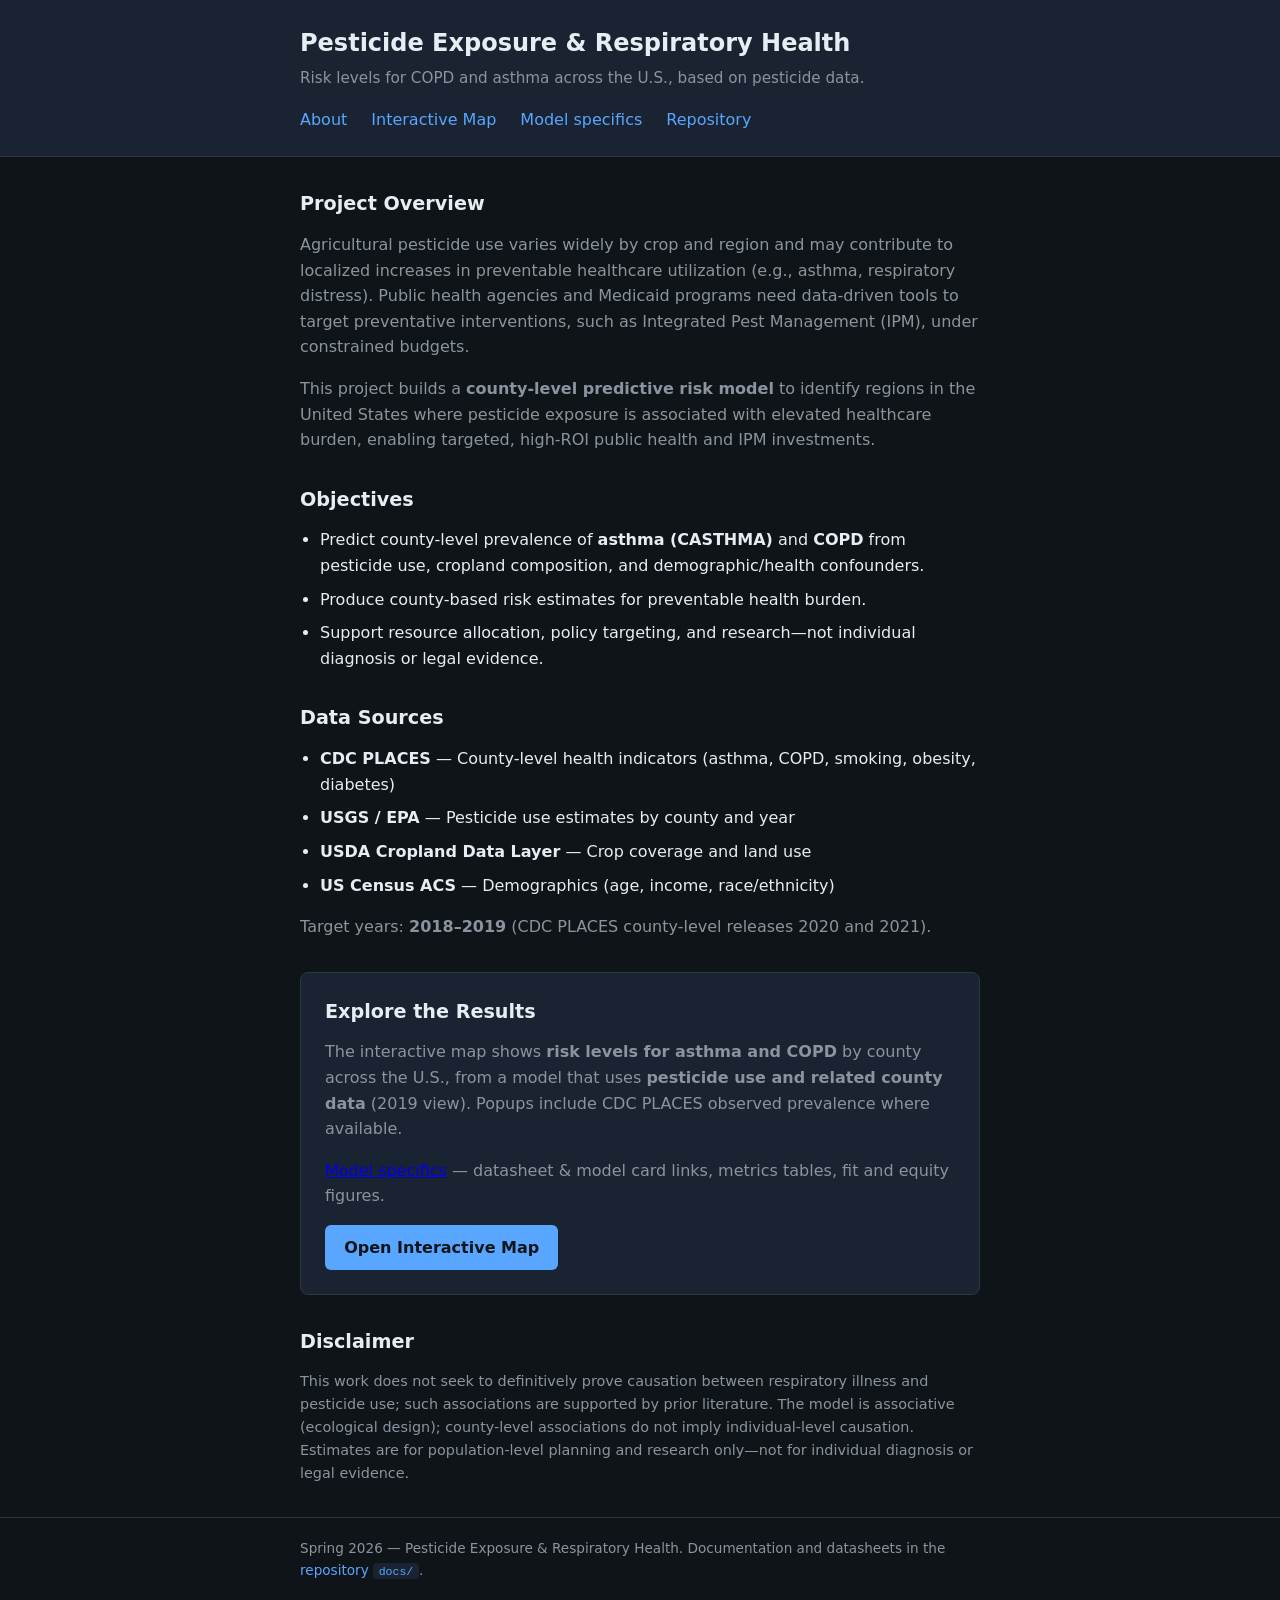
<file: web/index.html>
<!DOCTYPE html>
<html lang="en">
<head>
  <meta charset="UTF-8" />
  <meta name="viewport" content="width=device-width, initial-scale=1" />
  <title>Pesticide Exposure &amp; Respiratory Health — County Risk</title>
  <link rel="stylesheet" href="styles.css" />
</head>
<body>
  <header class="site-header">
    <div class="container">
      <h1>Pesticide Exposure &amp; Respiratory Health</h1>
      <p class="tagline">Risk levels for COPD and asthma across the U.S., based on pesticide data.</p>
      <nav class="main-nav">
        <a href="index.html" aria-current="page">About</a>
        <a href="map.html">Interactive Map</a>
        <a href="model-specifics.html">Model specifics</a>
        <a href="https://github.com/Erdos-Projects/spring-2026-pesticide-exposure" target="_blank" rel="noopener">Repository</a>
      </nav>
    </div>
  </header>

  <main class="container">
    <section class="intro">
      <h2>Project Overview</h2>
      <p>
        Agricultural pesticide use varies widely by crop and region and may contribute to localized increases in preventable healthcare utilization (e.g., asthma, respiratory distress). Public health agencies and Medicaid programs need data-driven tools to target preventative interventions, such as Integrated Pest Management (IPM), under constrained budgets.
      </p>
      <p>
        This project builds a <strong>county-level predictive risk model</strong> to identify regions in the United States where pesticide exposure is associated with elevated healthcare burden, enabling targeted, high-ROI public health and IPM investments.
      </p>
    </section>

    <section class="objectives">
      <h2>Objectives</h2>
      <ul>
        <li>Predict county-level prevalence of <strong>asthma (CASTHMA)</strong> and <strong>COPD</strong> from pesticide use, cropland composition, and demographic/health confounders.</li>
        <li>Produce county-based risk estimates for preventable health burden.</li>
        <li>Support resource allocation, policy targeting, and research—not individual diagnosis or legal evidence.</li>
      </ul>
    </section>

    <section class="data-sources">
      <h2>Data Sources</h2>
      <ul>
        <li><strong>CDC PLACES</strong> — County-level health indicators (asthma, COPD, smoking, obesity, diabetes)</li>
        <li><strong>USGS / EPA</strong> — Pesticide use estimates by county and year</li>
        <li><strong>USDA Cropland Data Layer</strong> — Crop coverage and land use</li>
        <li><strong>US Census ACS</strong> — Demographics (age, income, race/ethnicity)</li>
      </ul>
      <p>Target years: <strong>2018–2019</strong> (CDC PLACES county-level releases 2020 and 2021).</p>
    </section>

    <section class="cta">
      <h2>Explore the Results</h2>
      <p>The interactive map shows <strong>risk levels for asthma and COPD</strong> by county across the U.S., from a model that uses <strong>pesticide use and related county data</strong> (2019 view). Popups include CDC PLACES observed prevalence where available.</p>
      <p><a href="model-specifics.html">Model specifics</a> — datasheet &amp; model card links, metrics tables, fit and equity figures.</p>
      <a href="map.html" class="button">Open Interactive Map</a>
    </section>

    <section class="disclaimer">
      <h2>Disclaimer</h2>
      <p>
        This work does not seek to definitively prove causation between respiratory illness and pesticide use; such associations are supported by prior literature. The model is associative (ecological design); county-level associations do not imply individual-level causation. Estimates are for population-level planning and research only—not for individual diagnosis or legal evidence.
      </p>
    </section>
  </main>

  <footer class="site-footer">
    <div class="container">
      <p>Spring 2026 — Pesticide Exposure &amp; Respiratory Health. Documentation and datasheets in the <a href="https://github.com/Erdos-Projects/spring-2026-pesticide-exposure/tree/main/docs" target="_blank" rel="noopener">repository <code>docs/</code></a>.</p>
    </div>
  </footer>
</body>
</html>
</file>
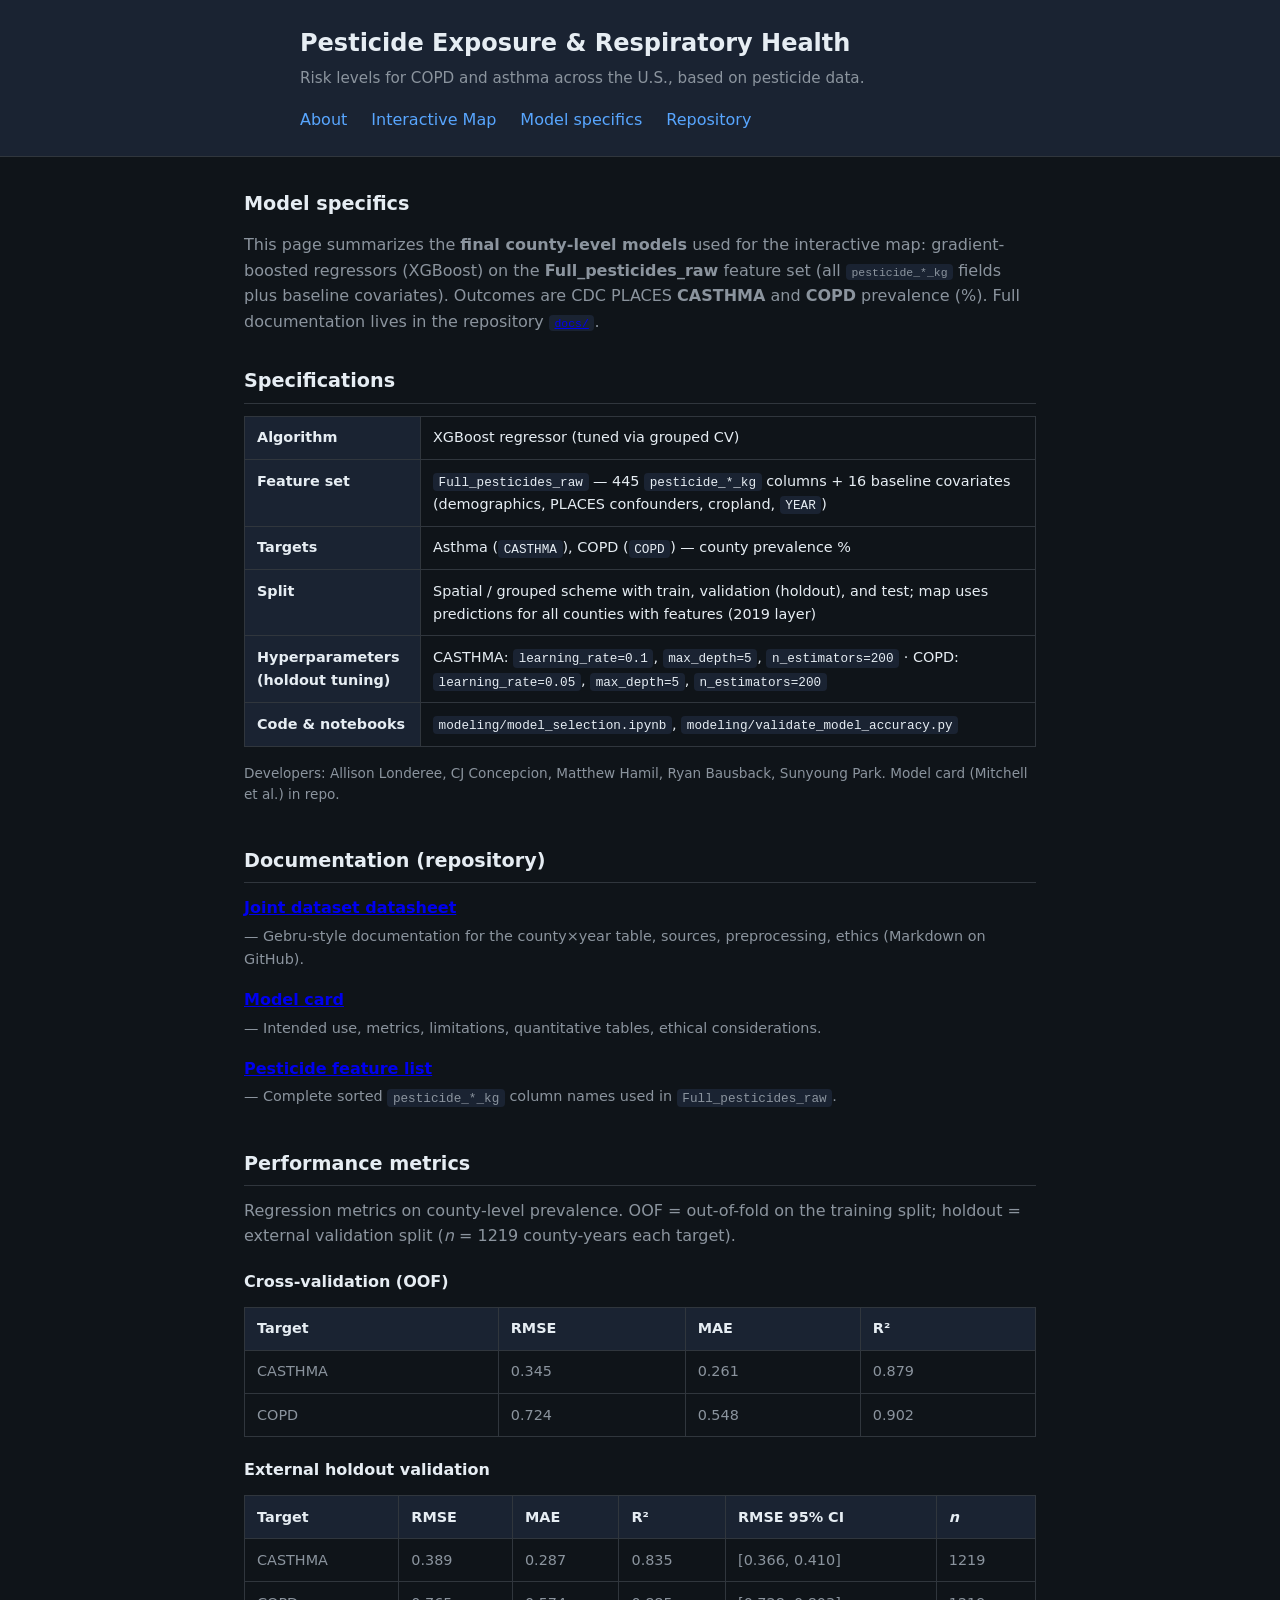
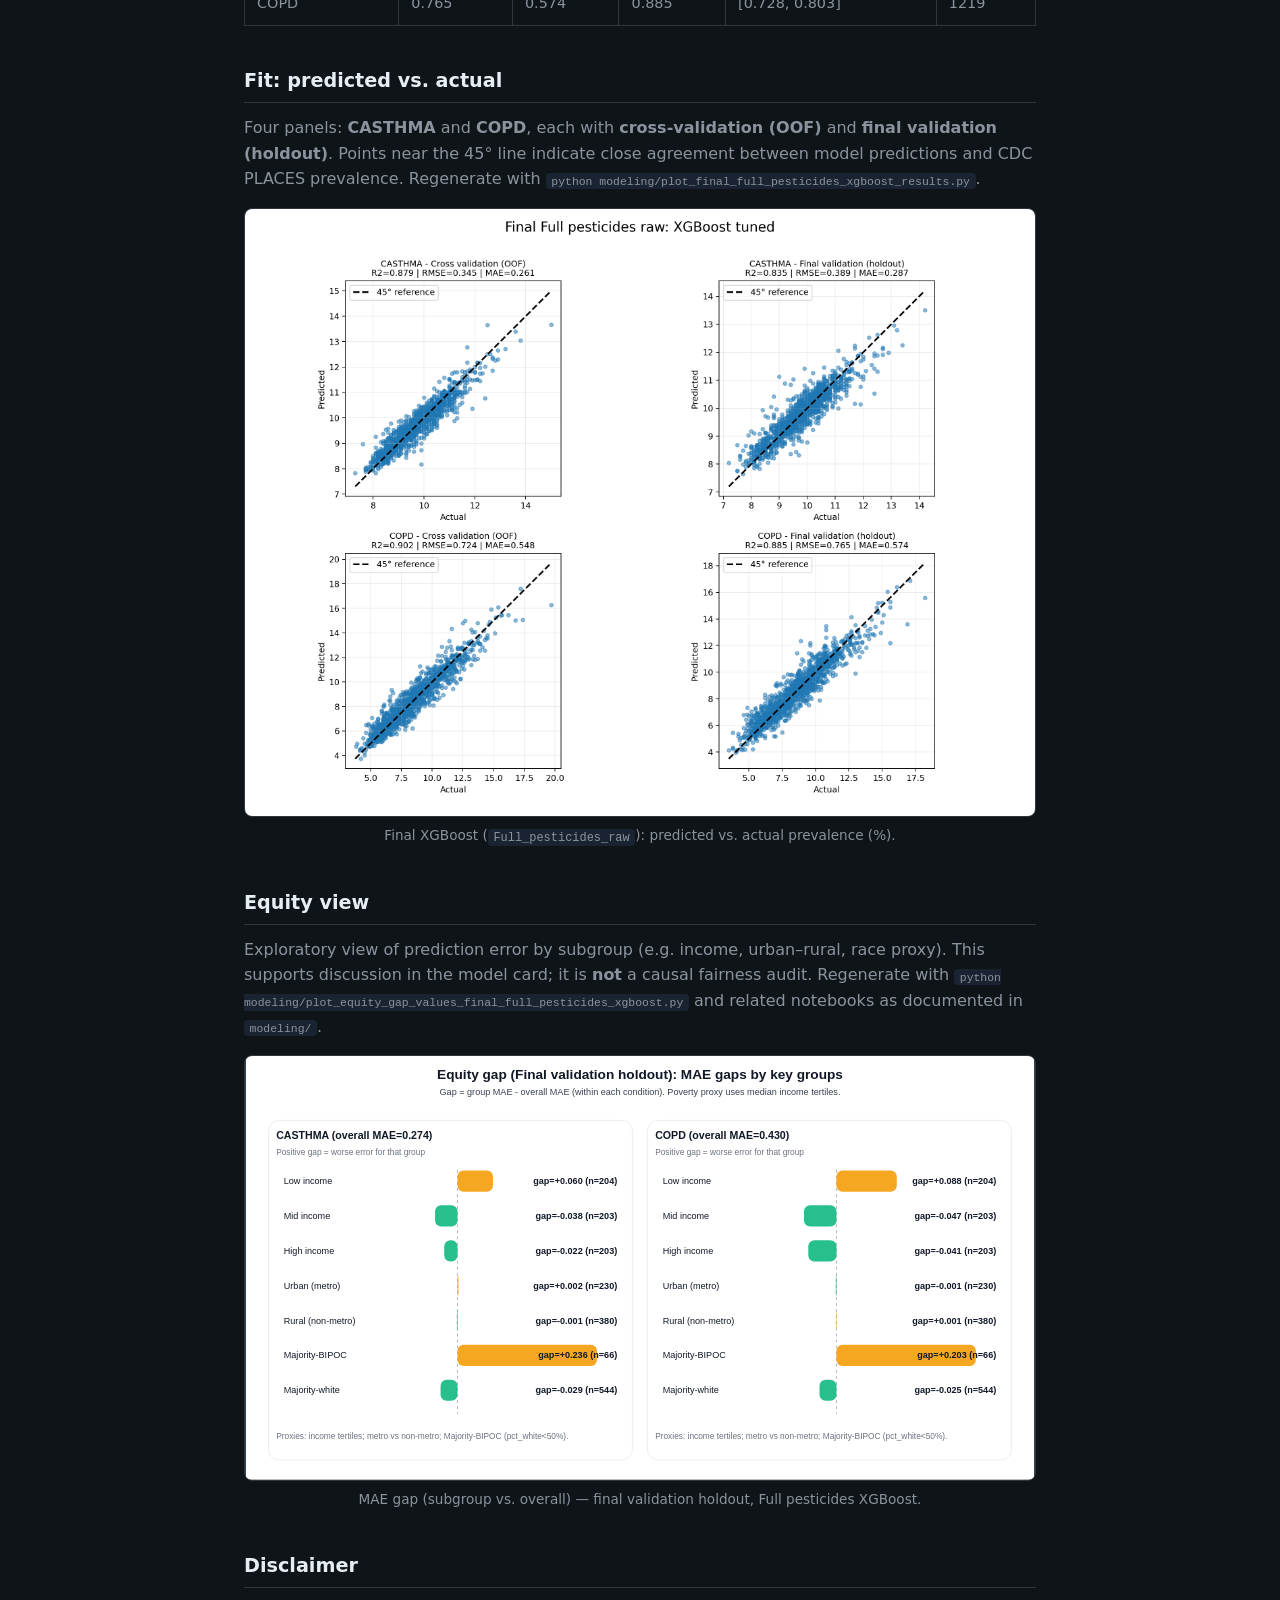
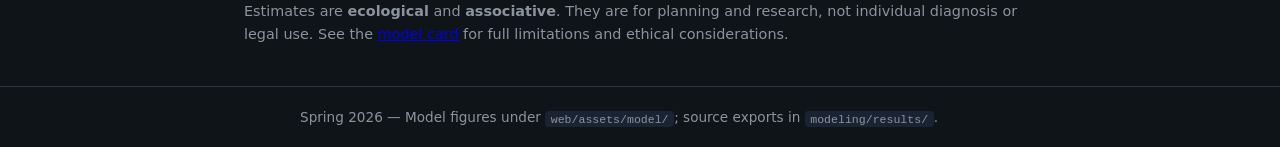
<file: web/model-specifics 2.html>
<!DOCTYPE html>
<html lang="en">
<head>
  <meta charset="UTF-8" />
  <meta name="viewport" content="width=device-width, initial-scale=1" />
  <title>Model specifics — Pesticide Exposure &amp; Respiratory Health</title>
  <link rel="stylesheet" href="styles.css" />
</head>
<body>
  <header class="site-header">
    <div class="container">
      <h1>Pesticide Exposure &amp; Respiratory Health</h1>
      <p class="tagline">Risk levels for COPD and asthma across the U.S., based on pesticide data.</p>
      <nav class="main-nav">
        <a href="index.html">About</a>
        <a href="map.html">Interactive Map</a>
        <a href="model-specifics.html" aria-current="page">Model specifics</a>
        <a href="https://github.com/Erdos-Projects/spring-2026-pesticide-exposure" target="_blank" rel="noopener">Repository</a>
      </nav>
    </div>
  </header>

  <main class="container model-specifics-page">
    <section class="intro">
      <h2>Model specifics</h2>
      <p>
        This page summarizes the <strong>final county-level models</strong> used for the interactive map: gradient-boosted regressors (XGBoost) on the
        <strong>Full_pesticides_raw</strong> feature set (all <code>pesticide_*_kg</code> fields plus baseline covariates). Outcomes are CDC PLACES
        <strong>CASTHMA</strong> and <strong>COPD</strong> prevalence (%). Full documentation lives in the repository
        <a href="https://github.com/Erdos-Projects/spring-2026-pesticide-exposure/tree/main/docs" target="_blank" rel="noopener"><code>docs/</code></a>.
      </p>
    </section>

    <section id="specifications" class="model-section">
      <h2>Specifications</h2>
      <table class="spec-table">
        <tbody>
          <tr><th scope="row">Algorithm</th><td>XGBoost regressor (tuned via grouped CV)</td></tr>
          <tr><th scope="row">Feature set</th><td><code>Full_pesticides_raw</code> — 445 <code>pesticide_*_kg</code> columns + 16 baseline covariates (demographics, PLACES confounders, cropland, <code>YEAR</code>)</td></tr>
          <tr><th scope="row">Targets</th><td>Asthma (<code>CASTHMA</code>), COPD (<code>COPD</code>) — county prevalence %</td></tr>
          <tr><th scope="row">Split</th><td>Spatial / grouped scheme with train, validation (holdout), and test; map uses predictions for all counties with features (2019 layer)</td></tr>
          <tr><th scope="row">Hyperparameters (holdout tuning)</th><td>CASTHMA: <code>learning_rate=0.1</code>, <code>max_depth=5</code>, <code>n_estimators=200</code> · COPD: <code>learning_rate=0.05</code>, <code>max_depth=5</code>, <code>n_estimators=200</code></td></tr>
          <tr><th scope="row">Code &amp; notebooks</th><td><code>modeling/model_selection.ipynb</code>, <code>modeling/validate_model_accuracy.py</code></td></tr>
        </tbody>
      </table>
      <p class="muted-note">
        Developers: Allison Londeree, CJ Concepcion, Matthew Hamil, Ryan Bausback, Sunyoung Park. Model card (Mitchell et al.) in repo.
      </p>
    </section>

    <section id="documentation" class="model-section">
      <h2>Documentation (repository)</h2>
      <ul class="doc-links">
        <li>
          <a href="https://github.com/Erdos-Projects/spring-2026-pesticide-exposure/blob/main/docs/datasheets.md" target="_blank" rel="noopener"><strong>Joint dataset datasheet</strong></a>
          <span class="doc-desc">— Gebru-style documentation for the county×year table, sources, preprocessing, ethics (Markdown on GitHub).</span>
        </li>
        <li>
          <a href="https://github.com/Erdos-Projects/spring-2026-pesticide-exposure/blob/main/docs/model_card.md" target="_blank" rel="noopener"><strong>Model card</strong></a>
          <span class="doc-desc">— Intended use, metrics, limitations, quantitative tables, ethical considerations.</span>
        </li>
        <li>
          <a href="https://github.com/Erdos-Projects/spring-2026-pesticide-exposure/blob/main/docs/full_pesticides_raw_pesticide_kg_columns.txt" target="_blank" rel="noopener"><strong>Pesticide feature list</strong></a>
          <span class="doc-desc">— Complete sorted <code>pesticide_*_kg</code> column names used in <code>Full_pesticides_raw</code>.</span>
        </li>
      </ul>
    </section>

    <section id="metrics" class="model-section">
      <h2>Performance metrics</h2>
      <p>Regression metrics on county-level prevalence. OOF = out-of-fold on the training split; holdout = external validation split (<em>n</em> = 1219 county-years each target).</p>

      <h3 class="h3-compact">Cross-validation (OOF)</h3>
      <table class="spec-table metrics-table">
        <thead>
          <tr><th>Target</th><th>RMSE</th><th>MAE</th><th>R²</th></tr>
        </thead>
        <tbody>
          <tr><td>CASTHMA</td><td>0.345</td><td>0.261</td><td>0.879</td></tr>
          <tr><td>COPD</td><td>0.724</td><td>0.548</td><td>0.902</td></tr>
        </tbody>
      </table>

      <h3 class="h3-compact">External holdout validation</h3>
      <table class="spec-table metrics-table">
        <thead>
          <tr><th>Target</th><th>RMSE</th><th>MAE</th><th>R²</th><th>RMSE 95% CI</th><th><em>n</em></th></tr>
        </thead>
        <tbody>
          <tr><td>CASTHMA</td><td>0.389</td><td>0.287</td><td>0.835</td><td>[0.366, 0.410]</td><td>1219</td></tr>
          <tr><td>COPD</td><td>0.765</td><td>0.574</td><td>0.885</td><td>[0.728, 0.803]</td><td>1219</td></tr>
        </tbody>
      </table>
    </section>

    <section id="fit-plots" class="model-section">
      <h2>Fit: predicted vs. actual</h2>
      <p>
        Four panels: <strong>CASTHMA</strong> and <strong>COPD</strong>, each with <strong>cross-validation (OOF)</strong> and <strong>final validation (holdout)</strong>.
        Points near the 45° line indicate close agreement between model predictions and CDC PLACES prevalence. Regenerate with
        <code>python modeling/plot_final_full_pesticides_xgboost_results.py</code>.
      </p>
      <figure class="model-figure">
        <img src="assets/model/final_full_pesticides_xgboost_cv_vs_external_holdout.png" alt="2x2 scatter plots: actual vs predicted prevalence for CASTHMA and COPD under cross-validation and holdout validation" loading="lazy" />
        <figcaption>Final XGBoost (<code>Full_pesticides_raw</code>): predicted vs. actual prevalence (%).</figcaption>
      </figure>
    </section>

    <section id="equity-plots" class="model-section">
      <h2>Equity view</h2>
      <p>
        Exploratory view of prediction error by subgroup (e.g. income, urban–rural, race proxy). This supports discussion in the model card; it is <strong>not</strong> a causal fairness audit.
        Regenerate with <code>python modeling/plot_equity_gap_values_final_full_pesticides_xgboost.py</code> and related notebooks as documented in <code>modeling/</code>.
      </p>
      <figure class="model-figure model-figure-equity">
        <!-- Inline SVG: external .svg in <img> is blocked or flaky on some hosts/browsers; sync from assets/model/equity_gap_values_final_full_pesticides_xgboost.svg after regenerating. -->
        <svg xmlns="http://www.w3.org/2000/svg" class="equity-gap-chart" width="1040" height="559" viewBox="0 0 1040 559" role="img" aria-labelledby="equity-gap-caption">
        <rect x="0" y="0" width="1040" height="559" fill="#ffffff"/>
        <style>
            .eqg-title { font: 700 18px Arial, Helvetica, sans-serif; fill: #111827; }
            .eqg-subtitle { font: 400 12px Arial, Helvetica, sans-serif; fill: #374151; }
            .eqg-panelTitle { font: 700 14px Arial, Helvetica, sans-serif; fill: #111827; }
            .eqg-label { font: 400 12px Arial, Helvetica, sans-serif; fill: #111827; }
            .eqg-muted { font: 400 11px Arial, Helvetica, sans-serif; fill: #6b7280; }
            .eqg-num { font: 700 12px Arial, Helvetica, sans-serif; fill: #111827; }
          </style>
        <text x="520" y="30" class="eqg-title" text-anchor="middle">Equity gap (Final validation holdout): MAE gaps by key groups</text>
        <text x="520" y="52" class="eqg-subtitle" text-anchor="middle">Gap = group MAE - overall MAE (within each condition). Poverty proxy uses median income tertiles.</text>
        <rect x="30" y="85" width="480" height="448" rx="14" fill="#ffffff" stroke="#e5e7eb"/>
        <text x="40" y="110" class="eqg-panelTitle">CASTHMA (overall MAE=0.274)</text>
        <text x="40" y="130" class="eqg-muted">Positive gap = worse error for that group</text>
        <line x1="279.20000000000005" y1="150" x2="279.20000000000005" y2="472" stroke="#9ca3af" stroke-dasharray="4 4"/>
        <rect x="279.20000000000005" y="151" width="46.85020169903519" height="28" rx="8" fill="#f59e0b" opacity="0.9"/>
        <text x="50" y="169" class="eqg-label">Low income</text>
        <text x="490" y="169" class="eqg-num" text-anchor="end">gap=+0.060 (n=204)</text>
        <rect x="249.60679929944172" y="197" width="29.593200700558334" height="28" rx="8" fill="#10b981" opacity="0.9"/>
        <text x="50" y="215" class="eqg-label">Mid income</text>
        <text x="490" y="215" class="eqg-num" text-anchor="end">gap=-0.038 (n=203)</text>
        <rect x="261.7122098305928" y="243" width="17.487790169407194" height="28" rx="8" fill="#10b981" opacity="0.9"/>
        <text x="50" y="261" class="eqg-label">High income</text>
        <text x="490" y="261" class="eqg-num" text-anchor="end">gap=-0.022 (n=203)</text>
        <rect x="279.20000000000005" y="289" width="1.3394396728318692" height="28" rx="8" fill="#f59e0b" opacity="0.9"/>
        <text x="50" y="307" class="eqg-label">Urban (metro)</text>
        <text x="490" y="307" class="eqg-num" text-anchor="end">gap=+0.002 (n=230)</text>
        <rect x="278.38928651381286" y="335" width="0.81071348618717" height="28" rx="8" fill="#10b981" opacity="0.9"/>
        <text x="50" y="353" class="eqg-label">Rural (non-metro)</text>
        <text x="490" y="353" class="eqg-num" text-anchor="end">gap=-0.001 (n=380)</text>
        <rect x="279.20000000000005" y="381" width="184.0" height="28" rx="8" fill="#f59e0b" opacity="0.9"/>
        <text x="50" y="399" class="eqg-label">Majority-BIPOC</text>
        <text x="490" y="399" class="eqg-num" text-anchor="end">gap=+0.236 (n=66)</text>
        <rect x="256.8764705882355" y="427" width="22.323529411764554" height="28" rx="8" fill="#10b981" opacity="0.9"/>
        <text x="50" y="445" class="eqg-label">Majority-white</text>
        <text x="490" y="445" class="eqg-num" text-anchor="end">gap=-0.029 (n=544)</text>
        <text x="40" y="505" class="eqg-muted">Proxies: income tertiles; metro vs non-metro; Majority-BIPOC (pct_white&lt;50%).</text>
        <rect x="530" y="85" width="480" height="448" rx="14" fill="#ffffff" stroke="#e5e7eb"/>
        <text x="540" y="110" class="eqg-panelTitle">COPD (overall MAE=0.430)</text>
        <text x="540" y="130" class="eqg-muted">Positive gap = worse error for that group</text>
        <line x1="779.2" y1="150" x2="779.2" y2="472" stroke="#9ca3af" stroke-dasharray="4 4"/>
        <rect x="779.2" y="151" width="79.58580120560306" height="28" rx="8" fill="#f59e0b" opacity="0.9"/>
        <text x="550" y="169" class="eqg-label">Low income</text>
        <text x="990" y="169" class="eqg-num" text-anchor="end">gap=+0.088 (n=204)</text>
        <rect x="736.3963386211914" y="197" width="42.80366137880868" height="28" rx="8" fill="#10b981" opacity="0.9"/>
        <text x="550" y="215" class="eqg-label">Mid income</text>
        <text x="990" y="215" class="eqg-num" text-anchor="end">gap=-0.047 (n=203)</text>
        <rect x="742.0258118914045" y="243" width="37.17418810859556" height="28" rx="8" fill="#10b981" opacity="0.9"/>
        <text x="550" y="261" class="eqg-label">High income</text>
        <text x="990" y="261" class="eqg-num" text-anchor="end">gap=-0.041 (n=203)</text>
        <rect x="778.3280668655702" y="289" width="0.8719331344298347" height="28" rx="8" fill="#10b981" opacity="0.9"/>
        <text x="550" y="307" class="eqg-label">Urban (metro)</text>
        <text x="990" y="307" class="eqg-num" text-anchor="end">gap=-0.001 (n=230)</text>
        <rect x="779.2" y="335" width="0.5277490024181811" height="28" rx="8" fill="#f59e0b" opacity="0.9"/>
        <text x="550" y="353" class="eqg-label">Rural (non-metro)</text>
        <text x="990" y="353" class="eqg-num" text-anchor="end">gap=+0.001 (n=380)</text>
        <rect x="779.2" y="381" width="184.0" height="28" rx="8" fill="#f59e0b" opacity="0.9"/>
        <text x="550" y="399" class="eqg-label">Majority-BIPOC</text>
        <text x="990" y="399" class="eqg-num" text-anchor="end">gap=+0.203 (n=66)</text>
        <rect x="756.8764705882354" y="427" width="22.323529411764675" height="28" rx="8" fill="#10b981" opacity="0.9"/>
        <text x="550" y="445" class="eqg-label">Majority-white</text>
        <text x="990" y="445" class="eqg-num" text-anchor="end">gap=-0.025 (n=544)</text>
        <text x="540" y="505" class="eqg-muted">Proxies: income tertiles; metro vs non-metro; Majority-BIPOC (pct_white&lt;50%).</text>
        </svg>
        <figcaption id="equity-gap-caption">MAE gap (subgroup vs. overall) — final validation holdout, Full pesticides XGBoost.</figcaption>
      </figure>
    </section>

    <section class="disclaimer model-section">
      <h2>Disclaimer</h2>
      <p>
        Estimates are <strong>ecological</strong> and <strong>associative</strong>. They are for planning and research, not individual diagnosis or legal use.
        See the <a href="https://github.com/Erdos-Projects/spring-2026-pesticide-exposure/blob/main/docs/model_card.md" target="_blank" rel="noopener">model card</a> for full limitations and ethical considerations.
      </p>
    </section>
  </main>

  <footer class="site-footer">
    <div class="container">
      <p>Spring 2026 — Model figures under <code>web/assets/model/</code>; source exports in <code>modeling/results/</code>.</p>
    </div>
  </footer>
</body>
</html>
</file>
<file: web/styles.css>
/* Pesticide Exposure & Respiratory Health — site styles */

:root {
  --bg: #0f1419;
  --surface: #1a2332;
  --text: #e6edf3;
  --text-muted: #8b949e;
  --accent: #58a6ff;
  --accent-hover: #79b8ff;
  --border: #30363d;
  --success: #3fb950;
  --warning: #d29922;
}

* {
  box-sizing: border-box;
}

body {
  margin: 0;
  font-family: "Segoe UI", system-ui, -apple-system, sans-serif;
  background: var(--bg);
  color: var(--text);
  line-height: 1.6;
  min-height: 100vh;
  display: flex;
  flex-direction: column;
}

.container {
  max-width: 720px;
  margin: 0 auto;
  padding: 0 1.25rem;
}

/* Header */
.site-header {
  background: var(--surface);
  border-bottom: 1px solid var(--border);
  padding: 1.5rem 0;
  margin-bottom: 2rem;
}

.site-header h1 {
  margin: 0 0 0.25rem 0;
  font-size: 1.5rem;
  font-weight: 600;
}

.tagline {
  margin: 0 0 1rem 0;
  color: var(--text-muted);
  font-size: 0.95rem;
}

.main-nav {
  display: flex;
  gap: 1.5rem;
  flex-wrap: wrap;
}

.main-nav a {
  color: var(--accent);
  text-decoration: none;
  font-weight: 500;
}

.main-nav a:hover {
  color: var(--accent-hover);
  text-decoration: underline;
}

/* Main content */
main {
  flex: 1;
  padding-bottom: 3rem;
}

main section {
  margin-bottom: 2rem;
}

main h2 {
  font-size: 1.2rem;
  font-weight: 600;
  margin: 0 0 0.75rem 0;
  color: var(--text);
}

main ul {
  margin: 0 0 1rem 0;
  padding-left: 1.25rem;
}

main li {
  margin-bottom: 0.5rem;
}

main p {
  margin: 0 0 1rem 0;
  color: var(--text-muted);
}

.cta {
  background: var(--surface);
  border: 1px solid var(--border);
  border-radius: 8px;
  padding: 1.5rem;
  margin-top: 2rem;
}

.cta p {
  margin-bottom: 1rem;
}

.button {
  display: inline-block;
  background: var(--accent);
  color: var(--bg);
  padding: 0.6rem 1.2rem;
  border-radius: 6px;
  text-decoration: none;
  font-weight: 600;
}

.button:hover {
  background: var(--accent-hover);
}

.disclaimer p {
  font-size: 0.9rem;
  color: var(--text-muted);
}

/* Map page */
.map-page .container {
  max-width: 100%;
  padding: 0 1rem;
}

.map-header {
  margin-bottom: 1rem;
}

.map-header h1 {
  font-size: 1.35rem;
  margin: 0 0 0.25rem 0;
}

.map-header p {
  margin: 0 0 1rem 0;
  color: var(--text-muted);
  font-size: 0.95rem;
}

.map-toolbar {
  display: flex;
  flex-wrap: wrap;
  align-items: center;
  gap: 0.5rem 1rem;
  margin-top: 0.5rem;
}

.sr-only {
  position: absolute;
  width: 1px;
  height: 1px;
  padding: 0;
  margin: -1px;
  overflow: hidden;
  clip: rect(0, 0, 0, 0);
  white-space: nowrap;
  border: 0;
}

.map-toolbar-label {
  font-size: 0.95rem;
  font-weight: 500;
  color: var(--text);
}

.map-select {
  background: var(--surface);
  color: var(--text);
  border: 1px solid var(--border);
  border-radius: 6px;
  padding: 0.45rem 0.75rem;
  font-size: 0.95rem;
  min-width: 220px;
  cursor: pointer;
}

.map-search,
.map-state,
.map-download {
  display: flex;
  align-items: center;
  gap: 0.5rem;
  flex-wrap: wrap;
}

.map-search-input {
  background: var(--surface);
  color: var(--text);
  border: 1px solid var(--border);
  border-radius: 6px;
  padding: 0.45rem 0.75rem;
  font-size: 0.95rem;
  min-width: 260px;
}

.map-search-input:focus {
  border-color: var(--accent);
  outline: none;
}

.map-btn {
  background: transparent;
  color: var(--text);
  border: 1px solid var(--border);
  border-radius: 6px;
  padding: 0.45rem 0.75rem;
  font-size: 0.95rem;
  cursor: pointer;
}

.map-btn:hover,
.map-btn:focus {
  border-color: var(--accent);
  outline: none;
}

.map-select:hover,
.map-select:focus {
  border-color: var(--accent);
  outline: none;
}

.map-wrap {
  max-width: 1200px;
  margin: 0 auto;
}

/* Map + “what to do next” sidebar */
.map-layout {
  display: grid;
  gap: 1.25rem;
  max-width: 1400px;
  margin: 0 auto;
  align-items: start;
}

.map-main {
  min-width: 0;
}

.map-sidebar {
  background: var(--surface);
  border: 1px solid var(--border);
  border-radius: 8px;
  padding: 1.25rem 1.35rem;
  position: sticky;
  top: 1rem;
}

.map-sidebar-heading {
  font-size: 1.05rem;
  font-weight: 600;
  margin: 0 0 0.75rem 0;
  line-height: 1.35;
  color: var(--text);
}

.map-sidebar-intro {
  margin: 0 0 1rem 0;
  font-size: 0.9rem;
  color: var(--text-muted);
  line-height: 1.55;
}

.map-sidebar-resources {
  list-style: none;
  margin: 0;
  padding: 0;
}

.map-sidebar-resources li {
  margin: 0 0 0.55rem 0;
  padding-bottom: 0.55rem;
  border-bottom: 1px solid var(--border);
  font-size: 0.95rem;
}

.map-sidebar-resources li:last-child {
  margin-bottom: 0;
  padding-bottom: 0;
  border-bottom: 0;
}

.map-resource-label {
  font-weight: 600;
  color: var(--text);
}

.map-resource-link {
  color: var(--accent);
  text-decoration: none;
  font-weight: 500;
  word-break: break-word;
}

.map-resource-link:hover,
.map-resource-link:focus {
  color: var(--accent-hover);
  text-decoration: underline;
}

@media (min-width: 960px) {
  .map-layout {
    grid-template-columns: minmax(0, 1fr) minmax(240px, 300px);
  }
}

@media (max-width: 959px) {
  .map-sidebar {
    position: static;
    order: 1;
  }

  .map-main {
    order: 0;
  }
}

#map {
  width: 100%;
  height: 70vh;
  min-height: 400px;
  border-radius: 8px;
  border: 1px solid var(--border);
  background: var(--surface);
}

.map-legend {
  margin-top: 0.75rem;
  padding: 0.75rem 1rem;
  background: var(--surface);
  border-radius: 6px;
  border: 1px solid var(--border);
  font-size: 0.9rem;
  color: var(--text-muted);
}

.map-legend strong {
  color: var(--text);
}

.map-legend-meta {
  margin: 0.65rem 0 0 0;
  padding-top: 0.5rem;
  border-top: 1px solid var(--border);
  font-size: 0.82rem;
  line-height: 1.45;
  color: var(--text-muted);
}

.info-panel {
  padding: 0.5rem 0.75rem;
  background: var(--surface);
  border-radius: 6px;
  border: 1px solid var(--border);
  font-size: 0.85rem;
  min-width: 180px;
}

.info-panel h3 {
  margin: 0 0 0.35rem 0;
  font-size: 0.95rem;
}

.info-panel p {
  margin: 0 0 0.35rem 0;
  color: var(--text-muted);
}

.info-panel p:last-child {
  margin-bottom: 0;
}

.info-panel .fips {
  font-size: 0.8rem;
  margin-bottom: 0.5rem;
}

.info-panel .muted {
  font-size: 0.85rem;
}

/* Footer */
.site-footer {
  border-top: 1px solid var(--border);
  padding: 1.25rem 0;
  margin-top: auto;
}

.site-footer p {
  margin: 0;
  font-size: 0.85rem;
  color: var(--text-muted);
}

.site-footer a {
  color: var(--accent);
  text-decoration: none;
}

.site-footer a:hover {
  text-decoration: underline;
}

.site-footer code {
  background: var(--surface);
  padding: 0.1rem 0.35rem;
  border-radius: 4px;
  font-size: 0.85em;
}

/* Model specifics page */
.model-specifics-page {
  max-width: 920px;
}

.model-specifics-page .intro h2 {
  margin-top: 0;
}

.model-section {
  margin-bottom: 2.5rem;
}

.model-section h2 {
  border-bottom: 1px solid var(--border);
  padding-bottom: 0.35rem;
}

.h3-compact {
  font-size: 1rem;
  font-weight: 600;
  margin: 1.25rem 0 0.5rem 0;
  color: var(--text);
}

.spec-table {
  width: 100%;
  border-collapse: collapse;
  font-size: 0.9rem;
  margin: 0.75rem 0 1rem 0;
}

.spec-table th,
.spec-table td {
  border: 1px solid var(--border);
  padding: 0.6rem 0.75rem;
  text-align: left;
  vertical-align: top;
}

.spec-table th[scope="row"] {
  width: 11rem;
  background: var(--surface);
  color: var(--text);
  font-weight: 600;
}

.metrics-table thead th {
  background: var(--surface);
  color: var(--text);
  font-weight: 600;
}

.metrics-table tbody td {
  color: var(--text-muted);
}

.doc-links {
  list-style: none;
  padding-left: 0;
}

.doc-links li {
  margin-bottom: 1rem;
}

.doc-desc {
  display: block;
  margin-top: 0.25rem;
  color: var(--text-muted);
  font-size: 0.9rem;
}

.model-figure {
  margin: 1rem 0 2rem 0;
}

.model-figure img {
  display: block;
  max-width: 100%;
  height: auto;
  border-radius: 8px;
  border: 1px solid var(--border);
  background: var(--surface);
}

/* Model specifics: keep large PNGs readable without dominating the viewport */
main.model-specifics-page.container {
  max-width: min(100vw - 2.5rem, 52rem);
}

.model-specifics-page .model-figure {
  margin-left: auto;
  margin-right: auto;
  text-align: center;
}

.model-specifics-page .model-figure img {
  display: block;
  width: auto;
  max-width: 100%;
  height: auto;
  max-height: min(72vh, 640px);
  margin-left: auto;
  margin-right: auto;
  object-fit: contain;
  border-radius: 8px;
  border: 1px solid var(--border);
  background: var(--surface);
  box-sizing: border-box;
}

/* Inline equity SVG: explicit width/aspect avoids collapse when embedded in HTML */
.model-specifics-page .model-figure svg.equity-gap-chart {
  display: block;
  width: 100%;
  max-width: 1040px;
  height: auto;
  aspect-ratio: 1040 / 559;
  max-height: min(72vh, 640px);
  margin-left: auto;
  margin-right: auto;
  border-radius: 8px;
  border: 1px solid var(--border);
  background: var(--surface);
  box-sizing: border-box;
}

.model-figure figcaption {
  margin-top: 0.5rem;
  font-size: 0.85rem;
  color: var(--text-muted);
}

.muted-note {
  font-size: 0.85rem;
  color: var(--text-muted);
  margin-top: 0.5rem;
}

.model-specifics-page code {
  background: var(--surface);
  padding: 0.1rem 0.35rem;
  border-radius: 4px;
  font-size: 0.88em;
}
</file>
